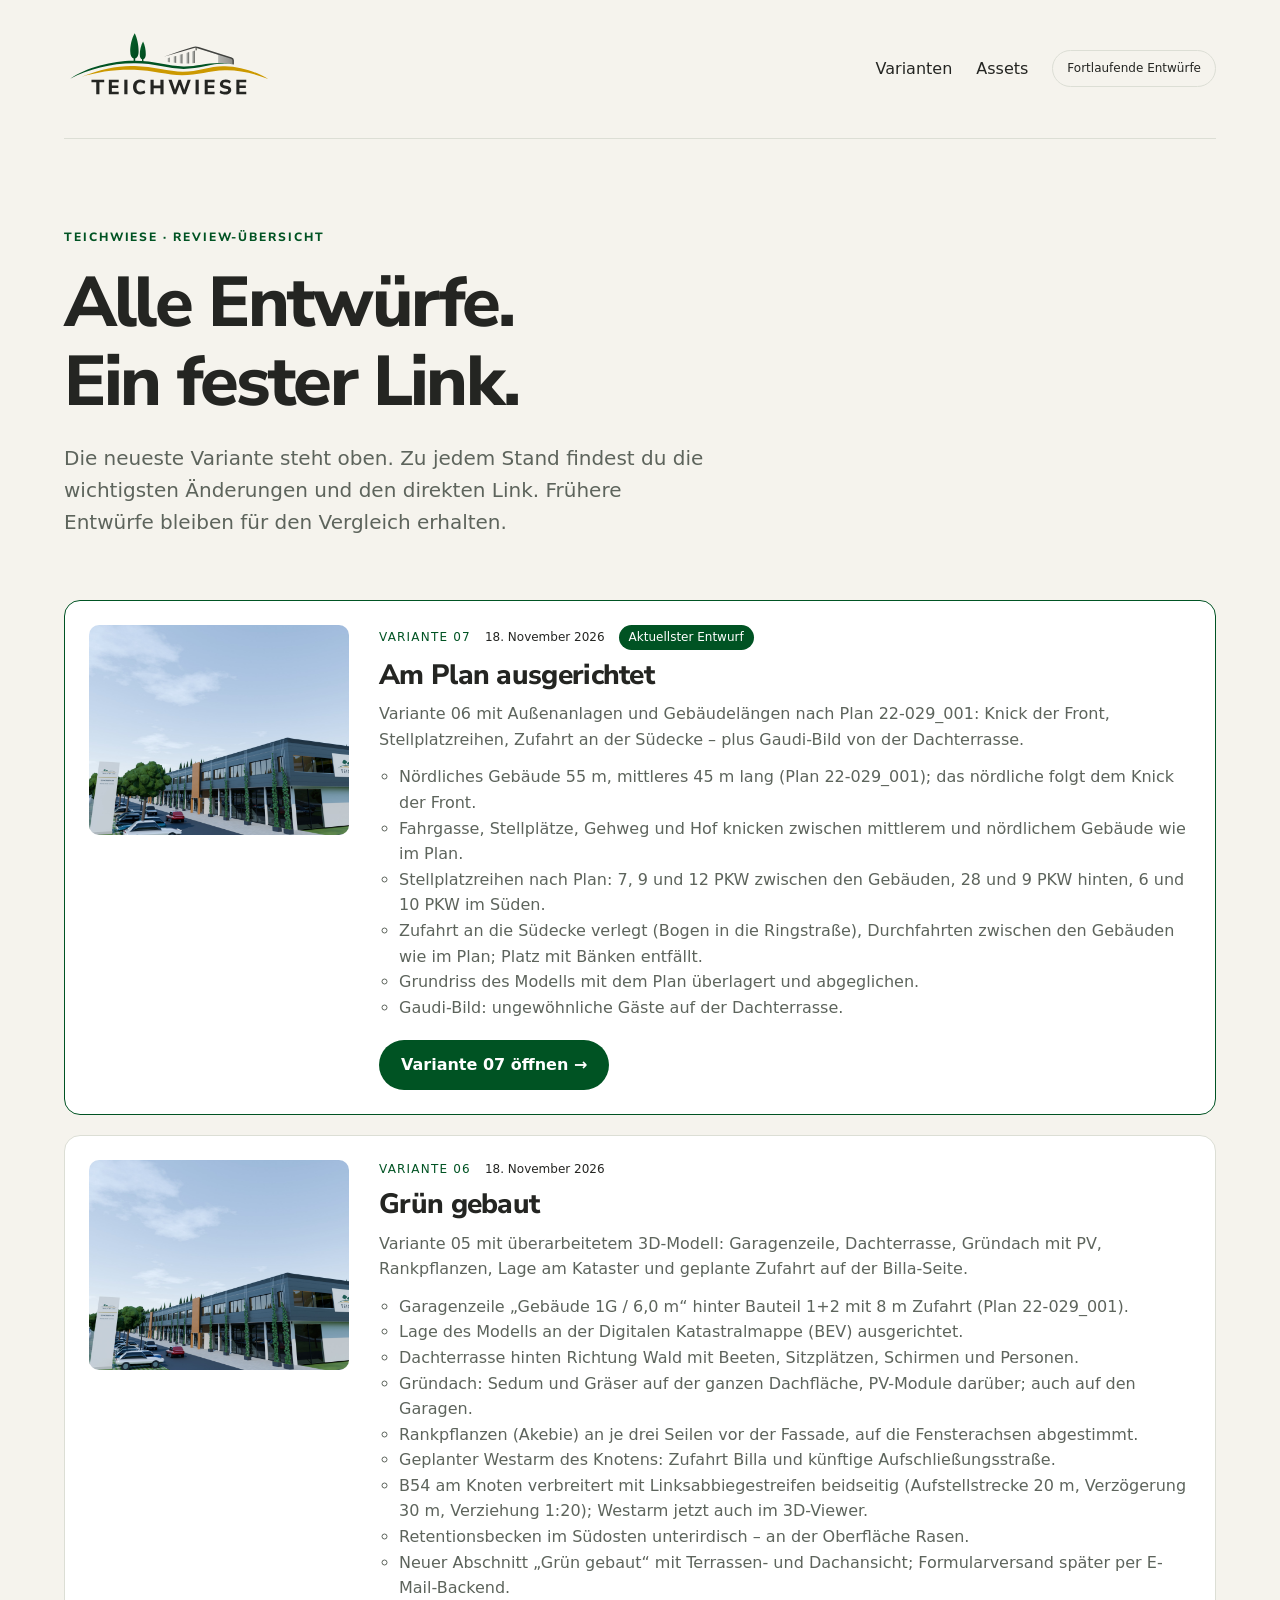
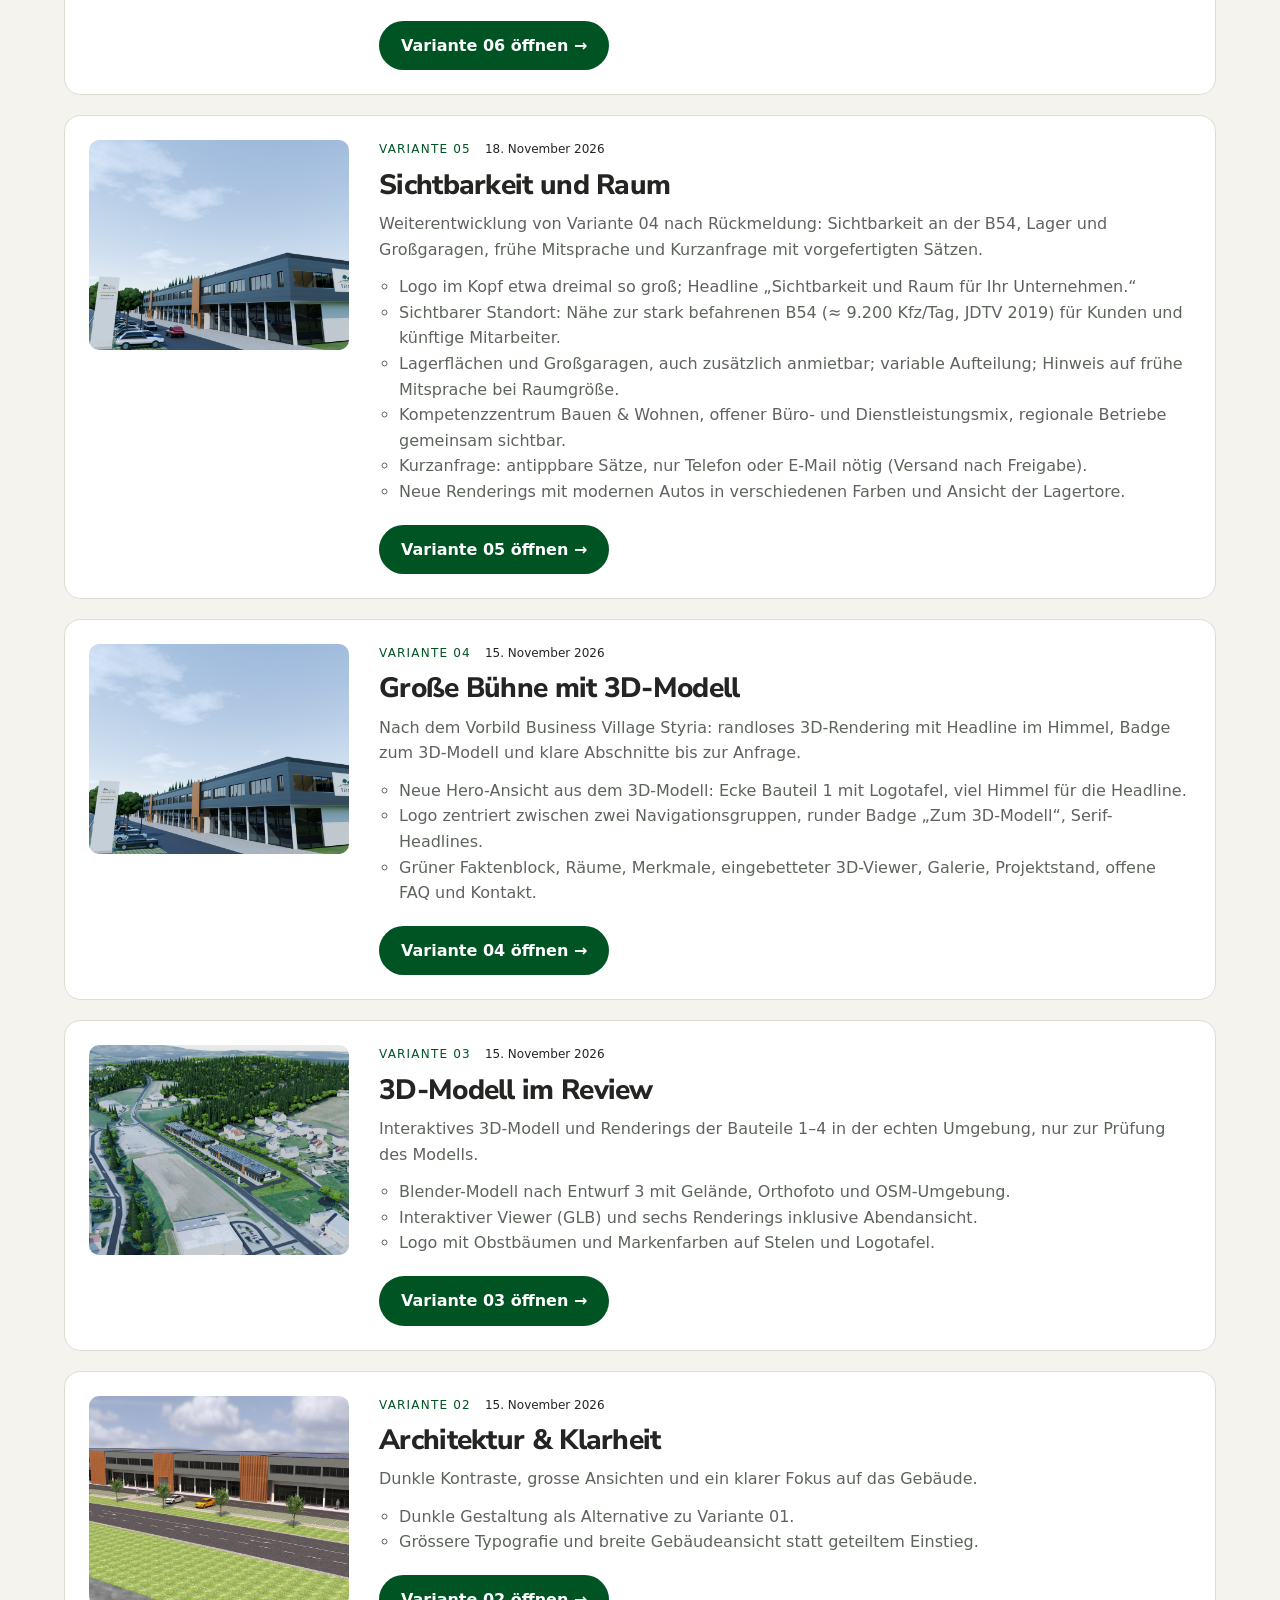
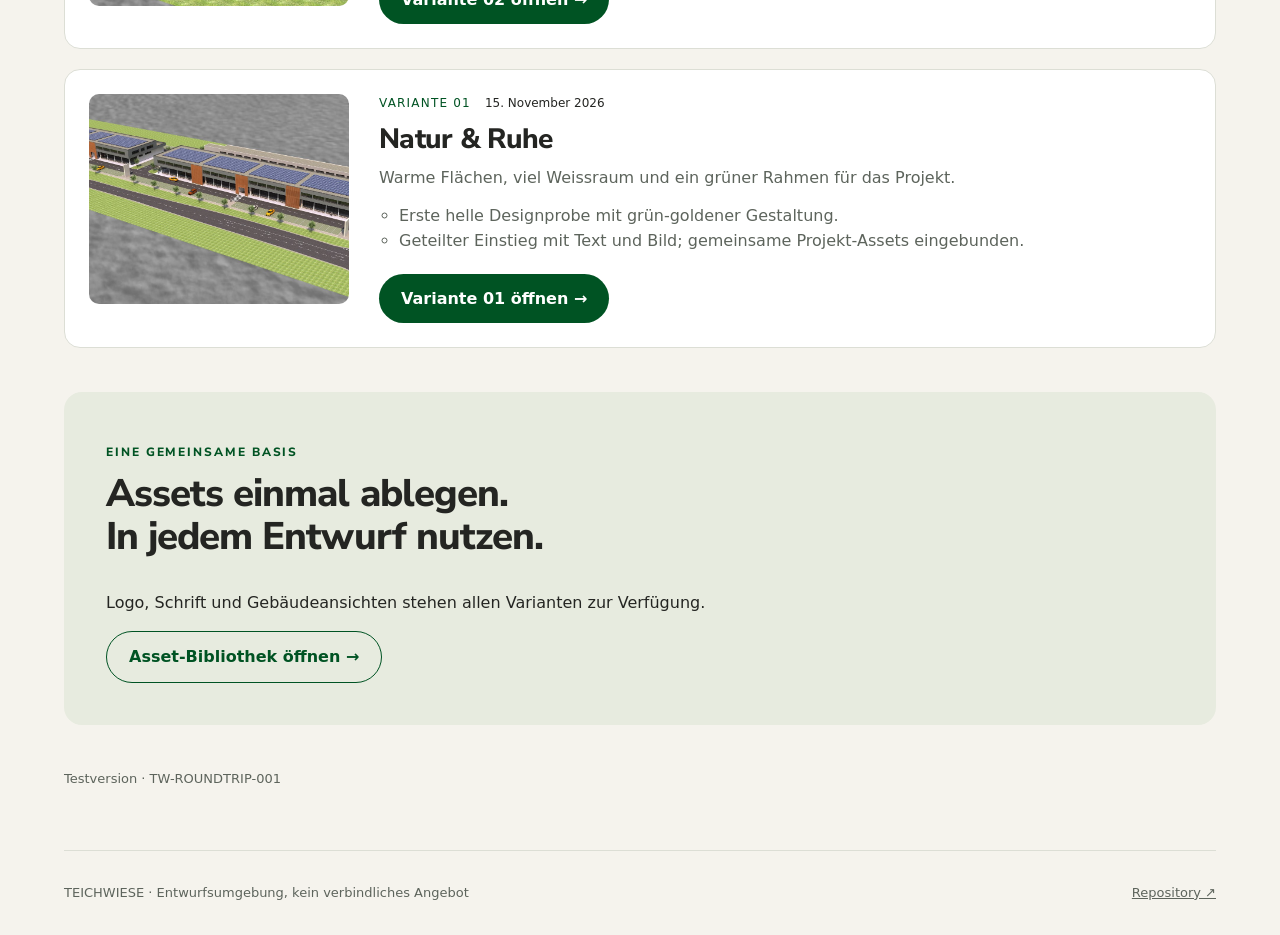
<file: docs/index.html>
<!doctype html><html lang="de"><head><meta charset="utf-8"><meta name="viewport" content="width=device-width,initial-scale=1"><meta name="robots" content="noindex,nofollow"><title>TEICHWIESE · Entwürfe</title><link rel="stylesheet" href="shared/style.css"></head><body><a class="skip" href="#main">Zum Inhalt</a><div class="wrap"><header class="topbar"><a href="./" aria-label="Teichwiese Startseite"><img class="logo" src="assets/brand/teichwiese.svg" alt="TEICHWIESE"></a><nav aria-label="Hauptnavigation"><a href="#varianten">Varianten</a><a href="assets.html">Assets</a><span class="badge">Fortlaufende Entwürfe</span></nav></header><main id="main"><section class="intro"><p class="eyebrow">TEICHWIESE · Review-Übersicht</p><h1>Alle Entwürfe.<br>Ein fester Link.</h1><p class="lead">Die neueste Variante steht oben. Zu jedem Stand findest du die wichtigsten Änderungen und den direkten Link. Frühere Entwürfe bleiben für den Vergleich erhalten.</p></section><ol id="varianten" class="review-list" aria-label="Website-Varianten, neueste zuerst"></ol><noscript><p><a href="variants/01-natur/">Variante Natur</a> · <a href="variants/02-architektur/">Variante Architektur</a></p></noscript><section class="resource"><p class="eyebrow">Eine gemeinsame Basis</p><h2>Assets einmal ablegen.<br>In jedem Entwurf nutzen.</h2><p>Logo, Schrift und Gebäudeansichten stehen allen Varianten zur Verfügung.</p><a class="button secondary" href="assets.html">Asset-Bibliothek öffnen →</a></section><p id="status" class="note" aria-live="polite">Testversion · TW-ROUNDTRIP-001</p></main><footer class="footer"><span>TEICHWIESE · Entwurfsumgebung, kein verbindliches Angebot</span><a href="https://github.com/wasabrot/teichwiese">Repository ↗</a></footer></div><script src="shared/index.js"></script></body></html>
</file>
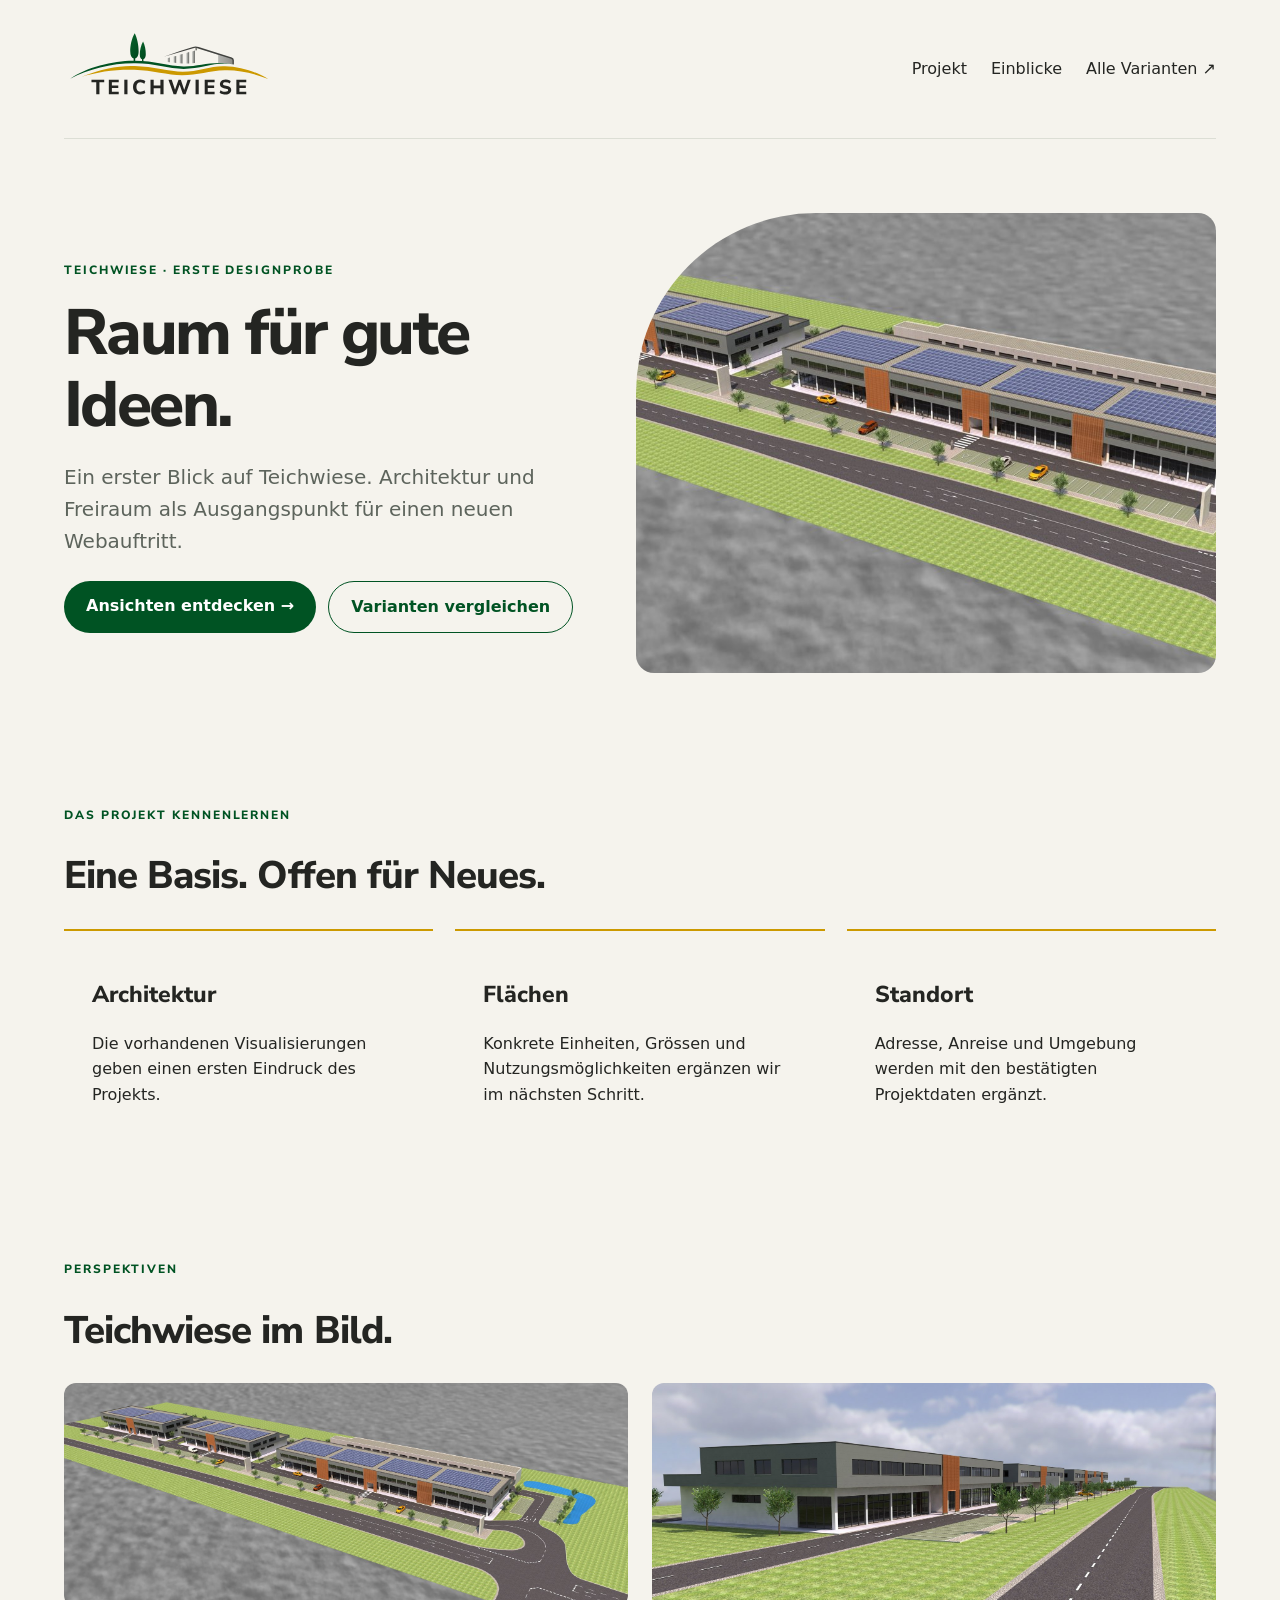
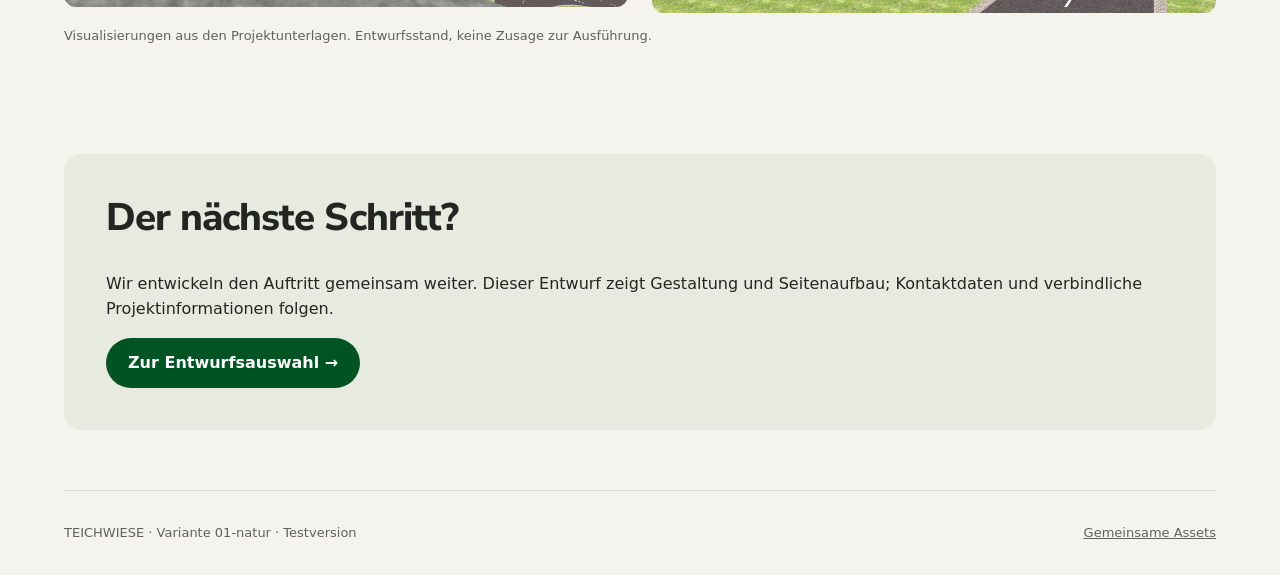
<file: docs/variants/01-natur/index.html>
<!doctype html><html lang="de"><head><meta charset="utf-8"><meta name="viewport" content="width=device-width,initial-scale=1"><meta name="robots" content="noindex,nofollow"><title>TEICHWIESE · Natur & Ruhe</title><link rel="stylesheet" href="../../shared/style.css"></head><body class="nature"><a class="skip" href="#main">Zum Inhalt</a><div class="wrap"><header class="topbar"><a href="../../" aria-label="Zur Variantenübersicht"><img class="logo" src="../../assets/brand/teichwiese.svg" alt="TEICHWIESE"></a><nav aria-label="Navigation"><a href="#projekt">Projekt</a><a href="#einblicke">Einblicke</a><a href="../../">Alle Varianten ↗</a></nav></header><main id="main"><section class="hero"><div><p class="eyebrow">TEICHWIESE · Erste Designprobe</p><h1>Raum für gute<br>Ideen.</h1><p class="lead">Ein erster Blick auf Teichwiese. Architektur und Freiraum als Ausgangspunkt für einen neuen Webauftritt.</p><div class="actions"><a class="button" href="#einblicke">Ansichten entdecken →</a><a class="button secondary" href="../../">Varianten vergleichen</a></div></div><img src="../../assets/images/ansicht-01.jpg" alt="Architekturvisualisierung des Teichwiese-Areals"></section><section class="section" id="projekt"><p class="eyebrow">Das Projekt kennenlernen</p><h2>Eine Basis. Offen für Neues.</h2><div class="facts"><article class="fact"><h3>Architektur</h3><p>Die vorhandenen Visualisierungen geben einen ersten Eindruck des Projekts.</p></article><article class="fact"><h3>Flächen</h3><p>Konkrete Einheiten, Grössen und Nutzungsmöglichkeiten ergänzen wir im nächsten Schritt.</p></article><article class="fact"><h3>Standort</h3><p>Adresse, Anreise und Umgebung werden mit den bestätigten Projektdaten ergänzt.</p></article></div></section><section class="section" id="einblicke"><p class="eyebrow">Perspektiven</p><h2>Teichwiese im Bild.</h2><div class="gallery"><img loading="lazy" src="../../assets/images/ansicht-01.jpg" alt="Gesamtansicht aus der Vogelperspektive"><img loading="lazy" src="../../assets/images/ansicht-03.jpg" alt="Weitere Architekturvisualisierung"></div><p class="note">Visualisierungen aus den Projektunterlagen. Entwurfsstand, keine Zusage zur Ausführung.</p></section><section class="resource"><h2>Der nächste Schritt?</h2><p>Wir entwickeln den Auftritt gemeinsam weiter. Dieser Entwurf zeigt Gestaltung und Seitenaufbau; Kontaktdaten und verbindliche Projektinformationen folgen.</p><a class="button" href="../../">Zur Entwurfsauswahl →</a></section></main><footer class="footer"><span>TEICHWIESE · Variante 01-natur · Testversion</span><a href="../../assets.html">Gemeinsame Assets</a></footer></div></body></html>
</file>
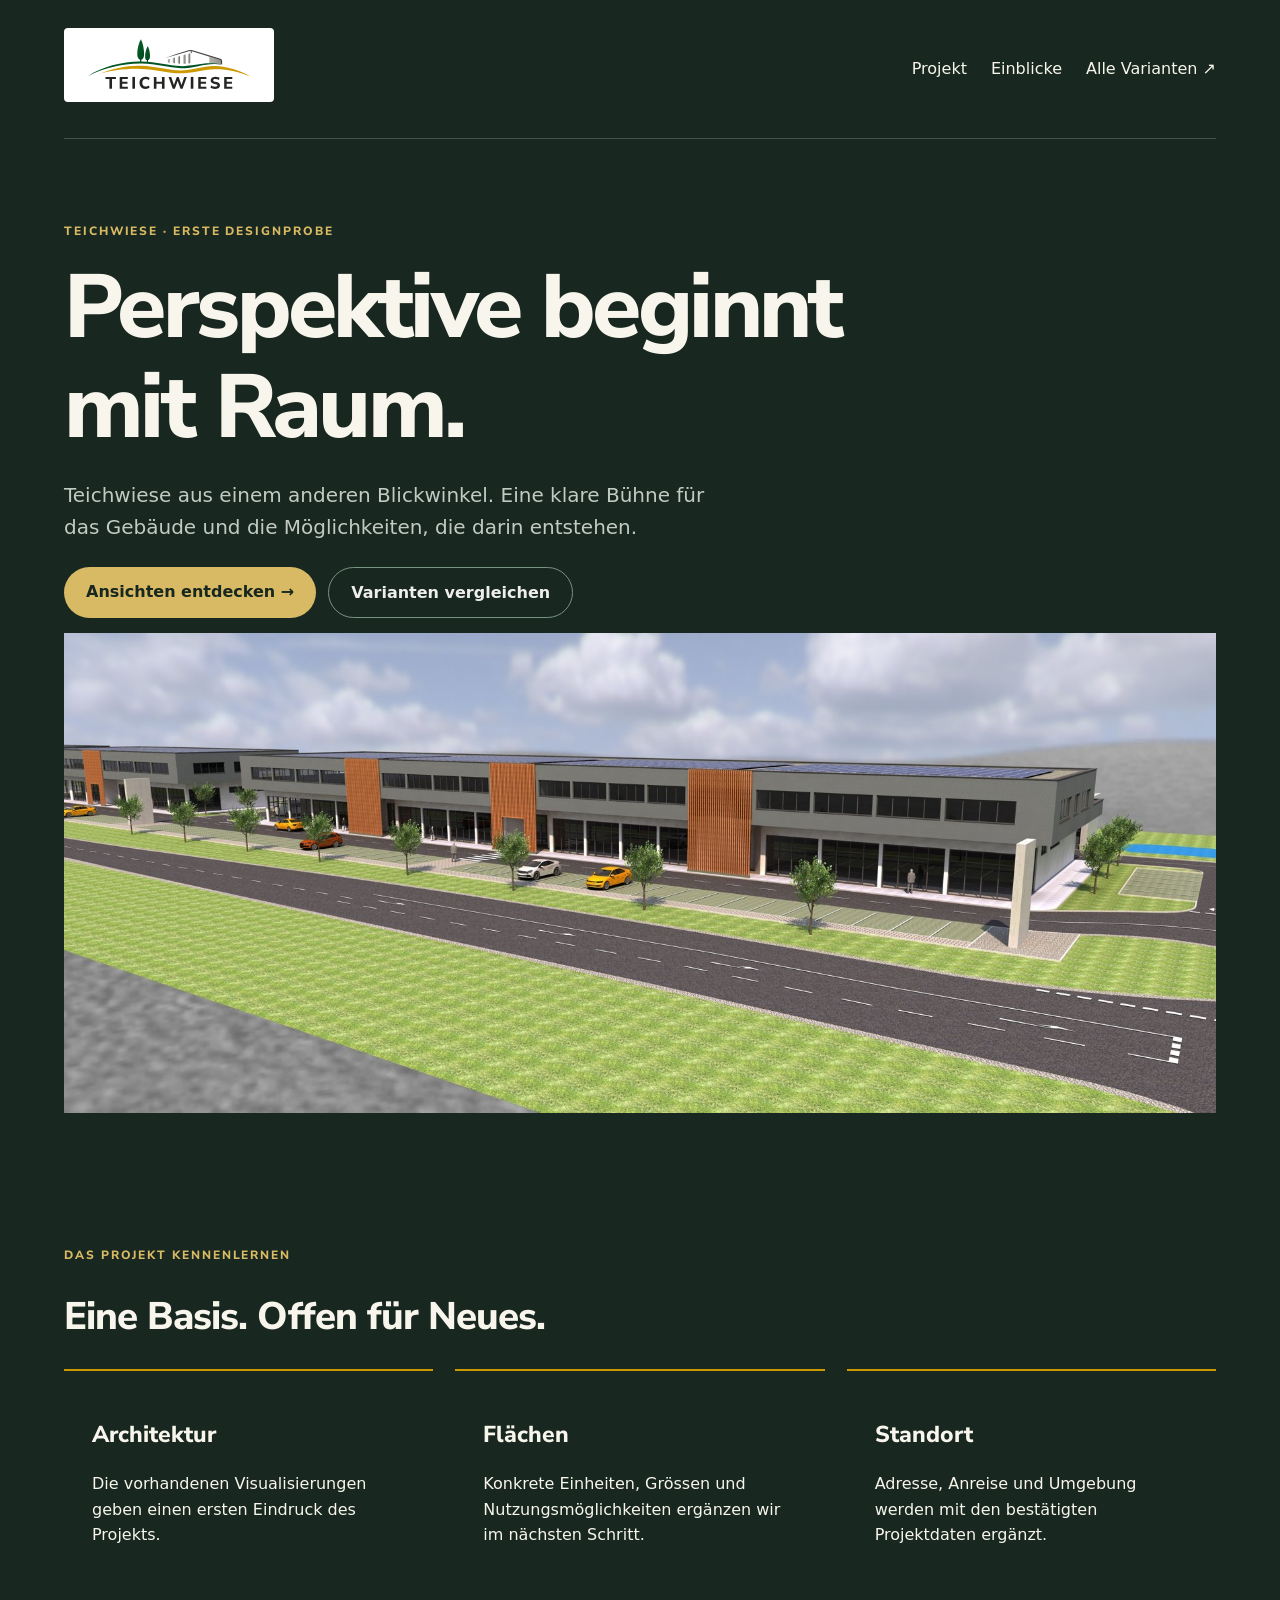
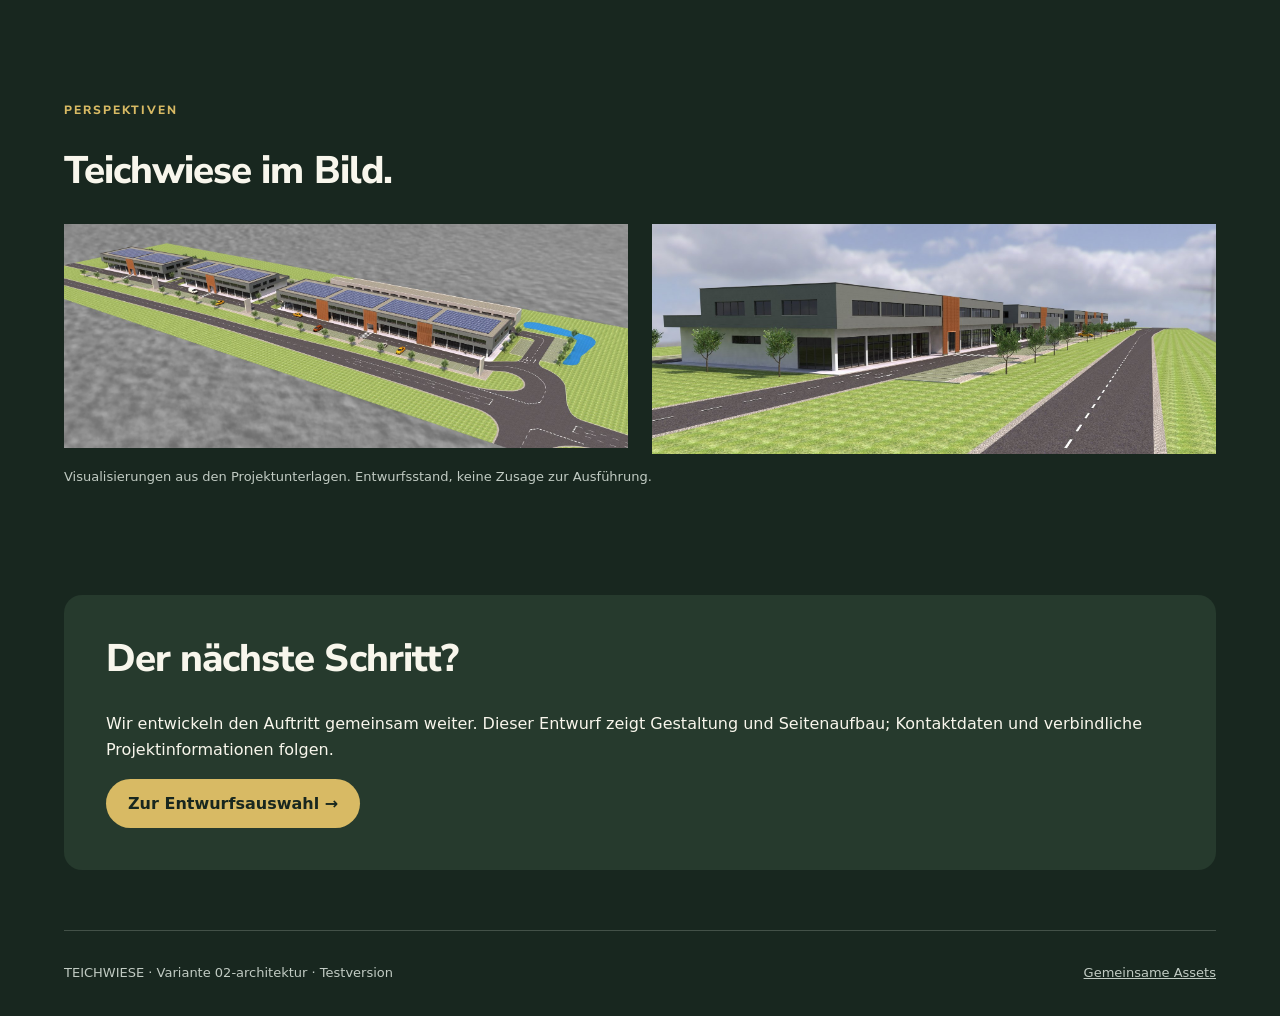
<file: docs/variants/02-architektur/index.html>
<!doctype html><html lang="de"><head><meta charset="utf-8"><meta name="viewport" content="width=device-width,initial-scale=1"><meta name="robots" content="noindex,nofollow"><title>TEICHWIESE · Architektur & Klarheit</title><link rel="stylesheet" href="../../shared/style.css"></head><body class="architecture"><a class="skip" href="#main">Zum Inhalt</a><div class="wrap"><header class="topbar"><a href="../../" aria-label="Zur Variantenübersicht"><img class="logo" src="../../assets/brand/teichwiese.svg" alt="TEICHWIESE"></a><nav aria-label="Navigation"><a href="#projekt">Projekt</a><a href="#einblicke">Einblicke</a><a href="../../">Alle Varianten ↗</a></nav></header><main id="main"><section class="hero"><div><p class="eyebrow">TEICHWIESE · Erste Designprobe</p><h1>Perspektive beginnt<br>mit Raum.</h1><p class="lead">Teichwiese aus einem anderen Blickwinkel. Eine klare Bühne für das Gebäude und die Möglichkeiten, die darin entstehen.</p><div class="actions"><a class="button" href="#einblicke">Ansichten entdecken →</a><a class="button secondary" href="../../">Varianten vergleichen</a></div></div><img src="../../assets/images/ansicht-02.jpg" alt="Architekturvisualisierung des Teichwiese-Areals"></section><section class="section" id="projekt"><p class="eyebrow">Das Projekt kennenlernen</p><h2>Eine Basis. Offen für Neues.</h2><div class="facts"><article class="fact"><h3>Architektur</h3><p>Die vorhandenen Visualisierungen geben einen ersten Eindruck des Projekts.</p></article><article class="fact"><h3>Flächen</h3><p>Konkrete Einheiten, Grössen und Nutzungsmöglichkeiten ergänzen wir im nächsten Schritt.</p></article><article class="fact"><h3>Standort</h3><p>Adresse, Anreise und Umgebung werden mit den bestätigten Projektdaten ergänzt.</p></article></div></section><section class="section" id="einblicke"><p class="eyebrow">Perspektiven</p><h2>Teichwiese im Bild.</h2><div class="gallery"><img loading="lazy" src="../../assets/images/ansicht-01.jpg" alt="Gesamtansicht aus der Vogelperspektive"><img loading="lazy" src="../../assets/images/ansicht-03.jpg" alt="Weitere Architekturvisualisierung"></div><p class="note">Visualisierungen aus den Projektunterlagen. Entwurfsstand, keine Zusage zur Ausführung.</p></section><section class="resource"><h2>Der nächste Schritt?</h2><p>Wir entwickeln den Auftritt gemeinsam weiter. Dieser Entwurf zeigt Gestaltung und Seitenaufbau; Kontaktdaten und verbindliche Projektinformationen folgen.</p><a class="button" href="../../">Zur Entwurfsauswahl →</a></section></main><footer class="footer"><span>TEICHWIESE · Variante 02-architektur · Testversion</span><a href="../../assets.html">Gemeinsame Assets</a></footer></div></body></html>
</file>
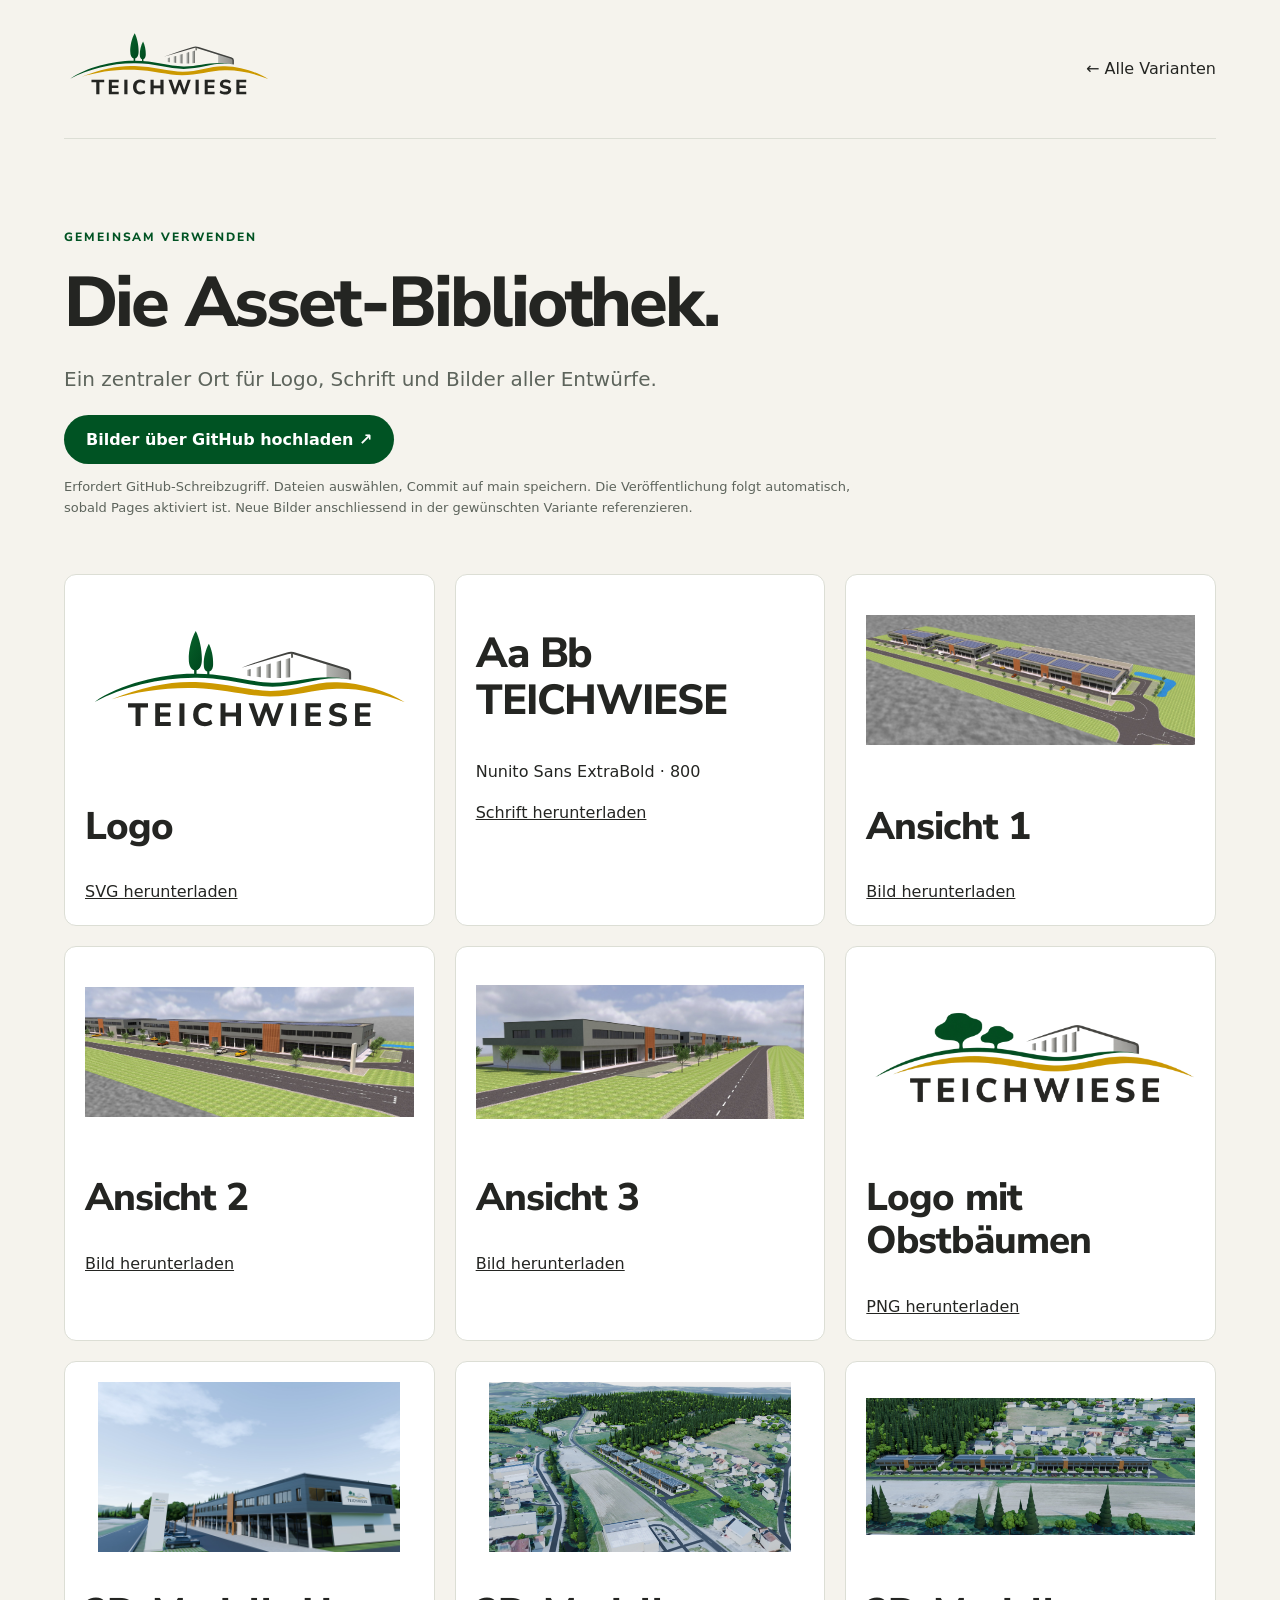
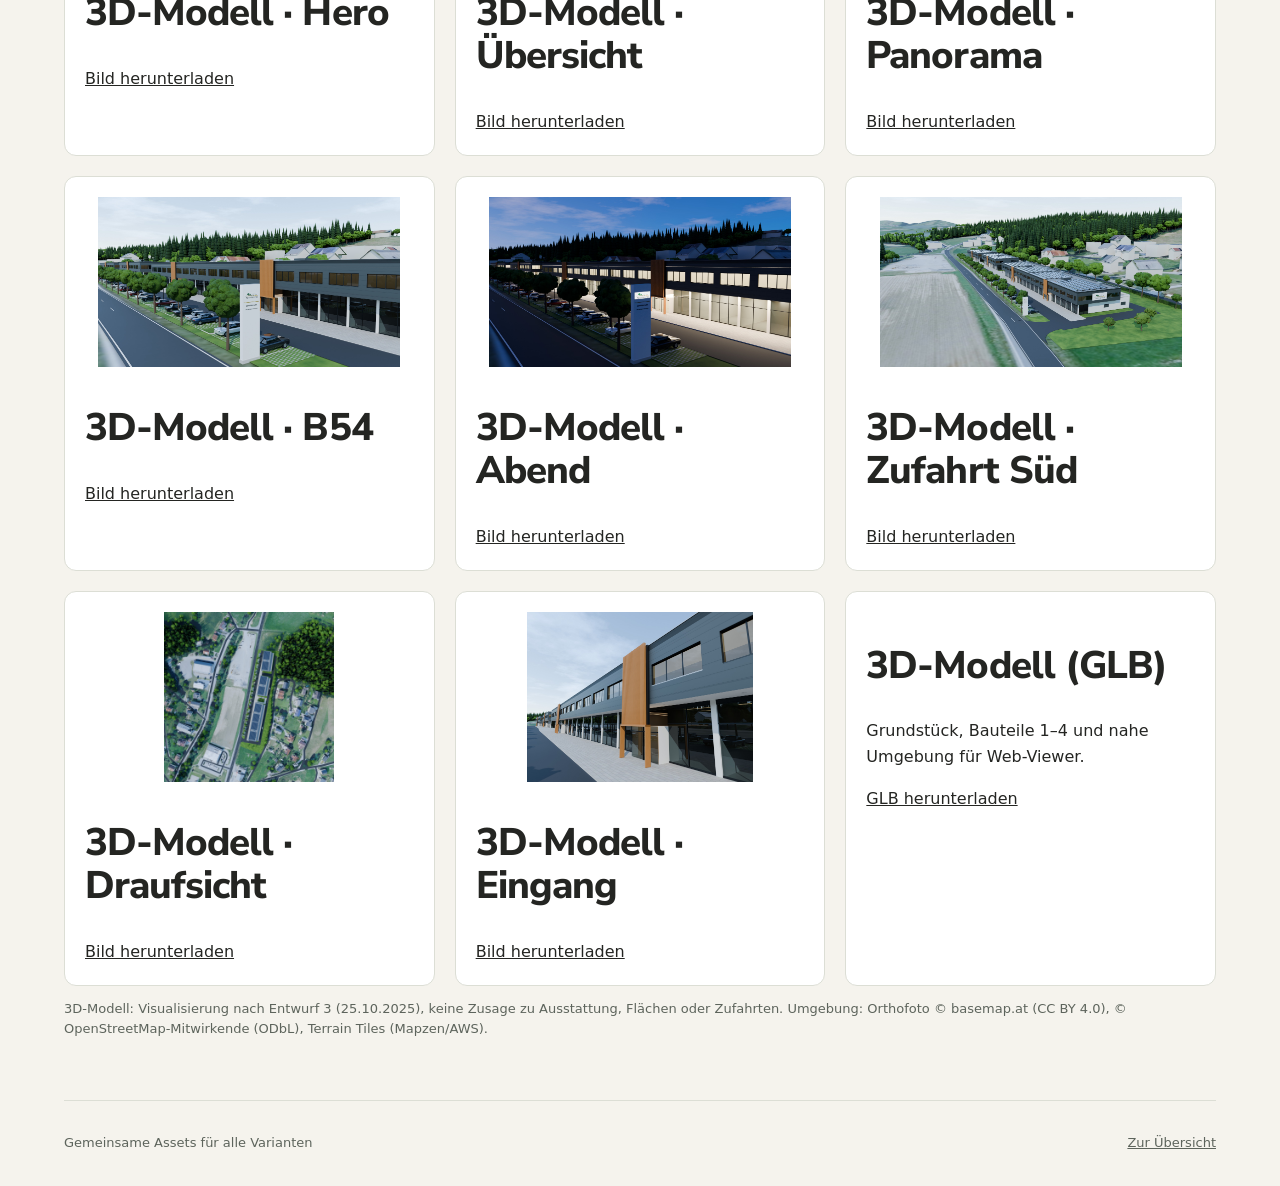
<file: docs/assets.html>
<!doctype html><html lang="de"><head><meta charset="utf-8"><meta name="viewport" content="width=device-width,initial-scale=1"><meta name="robots" content="noindex,nofollow"><title>TEICHWIESE · Assets</title><link rel="stylesheet" href="shared/style.css"></head><body><div class="wrap"><header class="topbar"><a href="./"><img class="logo" src="assets/brand/teichwiese.svg" alt="TEICHWIESE"></a><a href="./">← Alle Varianten</a></header><main><section class="intro"><p class="eyebrow">Gemeinsam verwenden</p><h1>Die Asset-Bibliothek.</h1><p class="lead">Ein zentraler Ort für Logo, Schrift und Bilder aller Entwürfe.</p><a class="button" href="https://github.com/wasabrot/teichwiese/upload/main/docs/assets/images">Bilder über GitHub hochladen ↗</a><p class="note">Erfordert GitHub-Schreibzugriff. Dateien auswählen, Commit auf main speichern. Die Veröffentlichung folgt automatisch, sobald Pages aktiviert ist. Neue Bilder anschliessend in der gewünschten Variante referenzieren.</p></section><div class="asset-grid"><article class="asset"><img src="assets/brand/teichwiese.svg" alt="Teichwiese Logo"><h2>Logo</h2><a href="assets/brand/teichwiese.svg" download>SVG herunterladen</a></article><article class="asset"><h2 style="font-size:42px">Aa Bb<br>TEICHWIESE</h2><p>Nunito Sans ExtraBold · 800</p><a href="assets/fonts/NunitoSans-ExtraBold.ttf" download>Schrift herunterladen</a></article><article class="asset"><img src="assets/images/ansicht-01.jpg" alt="Projektansicht 1"><h2>Ansicht 1</h2><a href="assets/images/ansicht-01.jpg" download>Bild herunterladen</a></article><article class="asset"><img src="assets/images/ansicht-02.jpg" alt="Projektansicht 2"><h2>Ansicht 2</h2><a href="assets/images/ansicht-02.jpg" download>Bild herunterladen</a></article><article class="asset"><img src="assets/images/ansicht-03.jpg" alt="Projektansicht 3"><h2>Ansicht 3</h2><a href="assets/images/ansicht-03.jpg" download>Bild herunterladen</a></article><article class="asset"><img src="assets/brand/teichwiese-obstbaeume.png" alt="Teichwiese Logo mit Obstbäumen"><h2>Logo mit Obstbäumen</h2><a href="assets/brand/teichwiese-obstbaeume.png" download>PNG herunterladen</a></article><article class="asset"><img src="assets/images/modell-hero.jpg" alt="Bauteil 1 mit Logotafel von der Nordeinfahrt, viel Himmel, Visualisierung"><h2>3D-Modell · Hero</h2><a href="assets/images/modell-hero.jpg" download>Bild herunterladen</a></article><article class="asset"><img src="assets/images/modell-uebersicht.jpg" alt="Gewerbepark Teichwiese östlich der B54, von Südwesten über Billa gesehen, Visualisierung"><h2>3D-Modell · Übersicht</h2><a href="assets/images/modell-uebersicht.jpg" download>Bild herunterladen</a></article><article class="asset"><img src="assets/images/modell-panorama.jpg" alt="Panoramaansicht der Bauteile 1 bis 4 von Westen, Visualisierung"><h2>3D-Modell · Panorama</h2><a href="assets/images/modell-panorama.jpg" download>Bild herunterladen</a></article><article class="asset"><img src="assets/images/modell-b54.jpg" alt="Bauteil 1 mit Stele, Parkplätzen und Baumreihe von der B54, Visualisierung"><h2>3D-Modell · B54</h2><a href="assets/images/modell-b54.jpg" download>Bild herunterladen</a></article><article class="asset"><img src="assets/images/modell-abend.jpg" alt="Bauteil 1 in der Abenddämmerung mit beleuchteten Erdgeschossflächen, Visualisierung"><h2>3D-Modell · Abend</h2><a href="assets/images/modell-abend.jpg" download>Bild herunterladen</a></article><article class="asset"><img src="assets/images/modell-einfahrt-sued.jpg" alt="Zufahrt von der B54 gegenüber Billa mit Logotafel an Bauteil 1, Visualisierung"><h2>3D-Modell · Zufahrt Süd</h2><a href="assets/images/modell-einfahrt-sued.jpg" download>Bild herunterladen</a></article><article class="asset"><img src="assets/images/modell-draufsicht.jpg" alt="Draufsicht, Norden oben: Gewerbepark östlich der B54, Visualisierung"><h2>3D-Modell · Draufsicht</h2><a href="assets/images/modell-draufsicht.jpg" download>Bild herunterladen</a></article><article class="asset"><img src="assets/images/modell-eingang.jpg" alt="Stiegenhauseingang mit Holzlamellen und Schaufenstern, Visualisierung"><h2>3D-Modell · Eingang</h2><a href="assets/images/modell-eingang.jpg" download>Bild herunterladen</a></article><article class="asset"><h2>3D-Modell (GLB)</h2><p>Grundstück, Bauteile 1–4 und nahe Umgebung für Web-Viewer.</p><a href="assets/3d/teichwiese.glb" download>GLB herunterladen</a></article></div><p class="note">3D-Modell: Visualisierung nach Entwurf 3 (25.10.2025), keine Zusage zu Ausstattung, Flächen oder Zufahrten. Umgebung: Orthofoto © basemap.at (CC BY 4.0), © OpenStreetMap-Mitwirkende (ODbL), Terrain Tiles (Mapzen/AWS).</p></main><footer class="footer"><span>Gemeinsame Assets für alle Varianten</span><a href="./">Zur Übersicht</a></footer></div></body></html>
</file>
<file: docs/shared/style.css>
@font-face{font-family:Nunito;src:url('../assets/fonts/NunitoSans-ExtraBold.ttf') format('truetype');font-weight:800;font-display:swap}
:root{--green:#005323;--gold:#cc9900;--ink:#242522;--paper:#f5f3ed;--line:#dcded5}*{box-sizing:border-box}body{margin:0;color:var(--ink);background:var(--paper);font-family:system-ui,-apple-system,sans-serif;line-height:1.6}h1,h2,h3,.eyebrow{font-family:Nunito,system-ui,sans-serif;font-weight:800;line-height:1.12}a{color:inherit}button,input{font:inherit}a:focus-visible,button:focus-visible{outline:3px solid var(--gold);outline-offset:5px}.wrap{width:min(1180px,90%);margin:auto}.topbar{display:flex;align-items:center;justify-content:space-between;gap:24px;padding:28px 0;border-bottom:1px solid var(--line)}.logo{width:210px;height:74px;object-fit:contain}.topbar nav{display:flex;gap:24px;align-items:center}.topbar a{text-decoration:none}.eyebrow{letter-spacing:.16em;text-transform:uppercase;font-size:12px;color:var(--green)}.intro{padding:80px 0 42px;max-width:820px}h1{font-size:clamp(40px,5.5vw,76px);letter-spacing:-.04em;margin:20px 0}h2{font-size:clamp(28px,3vw,42px);letter-spacing:-.025em}.lead{font-size:20px;max-width:650px;color:#5d645c}.badge{font-size:12px;border:1px solid var(--line);border-radius:100px;padding:8px 14px}.cards{display:grid;grid-template-columns:1fr 1fr;gap:28px}.card{background:white;border:1px solid var(--line);border-radius:18px;overflow:hidden}.card img{width:100%;height:260px;object-fit:cover;display:block}.card-body{padding:30px}.card h2{font-size:28px;margin:12px 0}.card p{color:#5d645c}.card-number{font-size:12px;letter-spacing:.1em;color:var(--green)}.button{display:inline-block;padding:12px 22px;border-radius:100px;background:var(--green);color:white;text-decoration:none;border:0;cursor:pointer;font-weight:650}.button.secondary{background:transparent;color:var(--green);border:1px solid var(--green)}.actions{display:flex;flex-wrap:wrap;gap:12px;margin-top:24px}.resource{padding:42px;background:#e7ebdf;border-radius:18px;margin:44px 0}.resource h2{margin-top:0}.footer{display:flex;justify-content:space-between;gap:18px;flex-wrap:wrap;padding:32px 0;font-size:13px;color:#5d645c;border-top:1px solid var(--line);margin-top:60px}.hero{display:grid;grid-template-columns:1fr 1.1fr;gap:45px;align-items:center;padding:74px 0}.hero img{width:100%;height:460px;object-fit:cover;border-radius:180px 18px 18px 18px}.hero h1{font-size:clamp(40px,5vw,66px)}.section{padding:50px 0}.facts{display:grid;grid-template-columns:repeat(3,1fr);gap:22px}.fact{padding:28px;border-top:2px solid var(--gold)}.fact h3{font-size:23px}.gallery{display:grid;grid-template-columns:1fr 1fr;gap:24px}.gallery img{width:100%;border-radius:12px}.note{font-size:13px;color:#5d645c}.architecture{background:#18271f;color:#f8f6ec;--line:#435148}.architecture .eyebrow{color:#d8ba64}.architecture .topbar .logo{background:#fff;border-radius:4px;padding:7px}.architecture .lead,.architecture .note,.architecture .footer{color:#c1cbc3}.architecture .hero{display:flex;flex-direction:column;align-items:flex-start;gap:15px}.architecture .hero h1{max-width:850px;font-size:clamp(46px,7vw,92px)}.architecture .hero img{width:100%;height:480px;border-radius:0}.architecture .button{background:#d8ba64;color:#18271f}.architecture .button.secondary{background:transparent;color:#eee;border-color:#789482}.architecture .resource{background:#263a2d}.architecture .gallery img{border-radius:0}.asset-grid{display:grid;grid-template-columns:repeat(3,1fr);gap:20px}.asset{background:#fff;border:1px solid var(--line);padding:20px;border-radius:12px;overflow-wrap:anywhere}.asset img{width:100%;height:170px;object-fit:contain}.skip{position:absolute;left:10px;top:-100px}.skip:focus{top:8px;background:white;padding:12px;z-index:10}@media(max-width:700px){.topbar{align-items:flex-start;padding:18px 0}.logo{width:145px;height:55px}.topbar nav{gap:12px;font-size:13px;flex-wrap:wrap;justify-content:flex-end}.intro{padding-top:45px}.cards,.hero,.facts,.gallery,.asset-grid{grid-template-columns:1fr}.hero{padding-top:40px;gap:24px}.hero img,.architecture .hero img{height:280px;border-radius:12px}.card img{height:220px}.resource{padding:25px}.lead{font-size:18px}.footer{margin-top:35px}.badge{display:none}}

.review-list{list-style:none;padding:0;margin:0;display:grid;gap:20px}.review-item{display:grid;grid-template-columns:260px 1fr;gap:30px;padding:24px;background:white;border:1px solid var(--line);border-radius:16px}.review-item:first-child{border-color:var(--green)}.review-item img{width:100%;height:210px;object-fit:cover;border-radius:10px}.review-item h2{font-size:28px;margin:10px 0}.review-item ul{padding-left:20px;color:#5d645c;margin:12px 0 20px}.review-meta{display:flex;gap:14px;flex-wrap:wrap;font-size:12px;align-items:center}.latest{background:var(--green);color:white;border-radius:20px;padding:3px 10px}.review-item p{margin:10px 0;color:#5d645c}@media(max-width:700px){.review-item{grid-template-columns:1fr;gap:18px;padding:20px}.review-item img{height:190px}}
</file>
